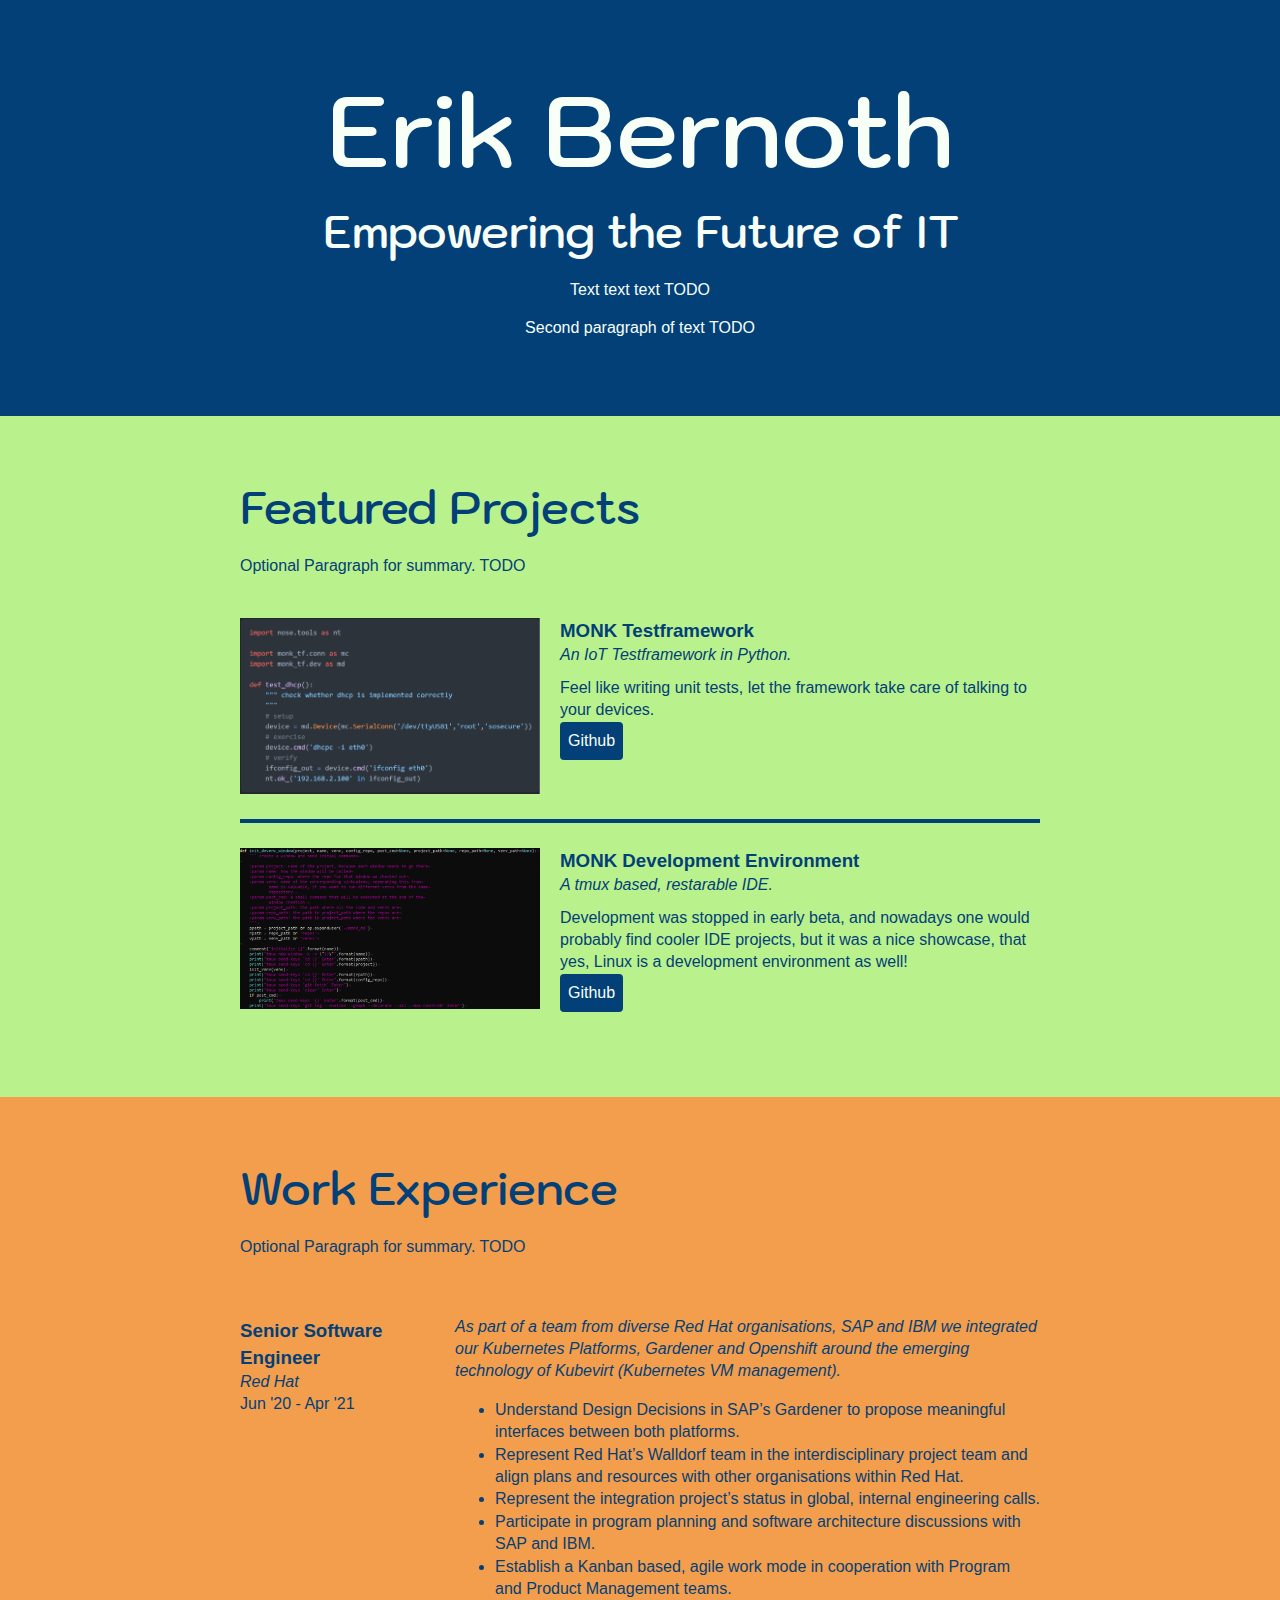
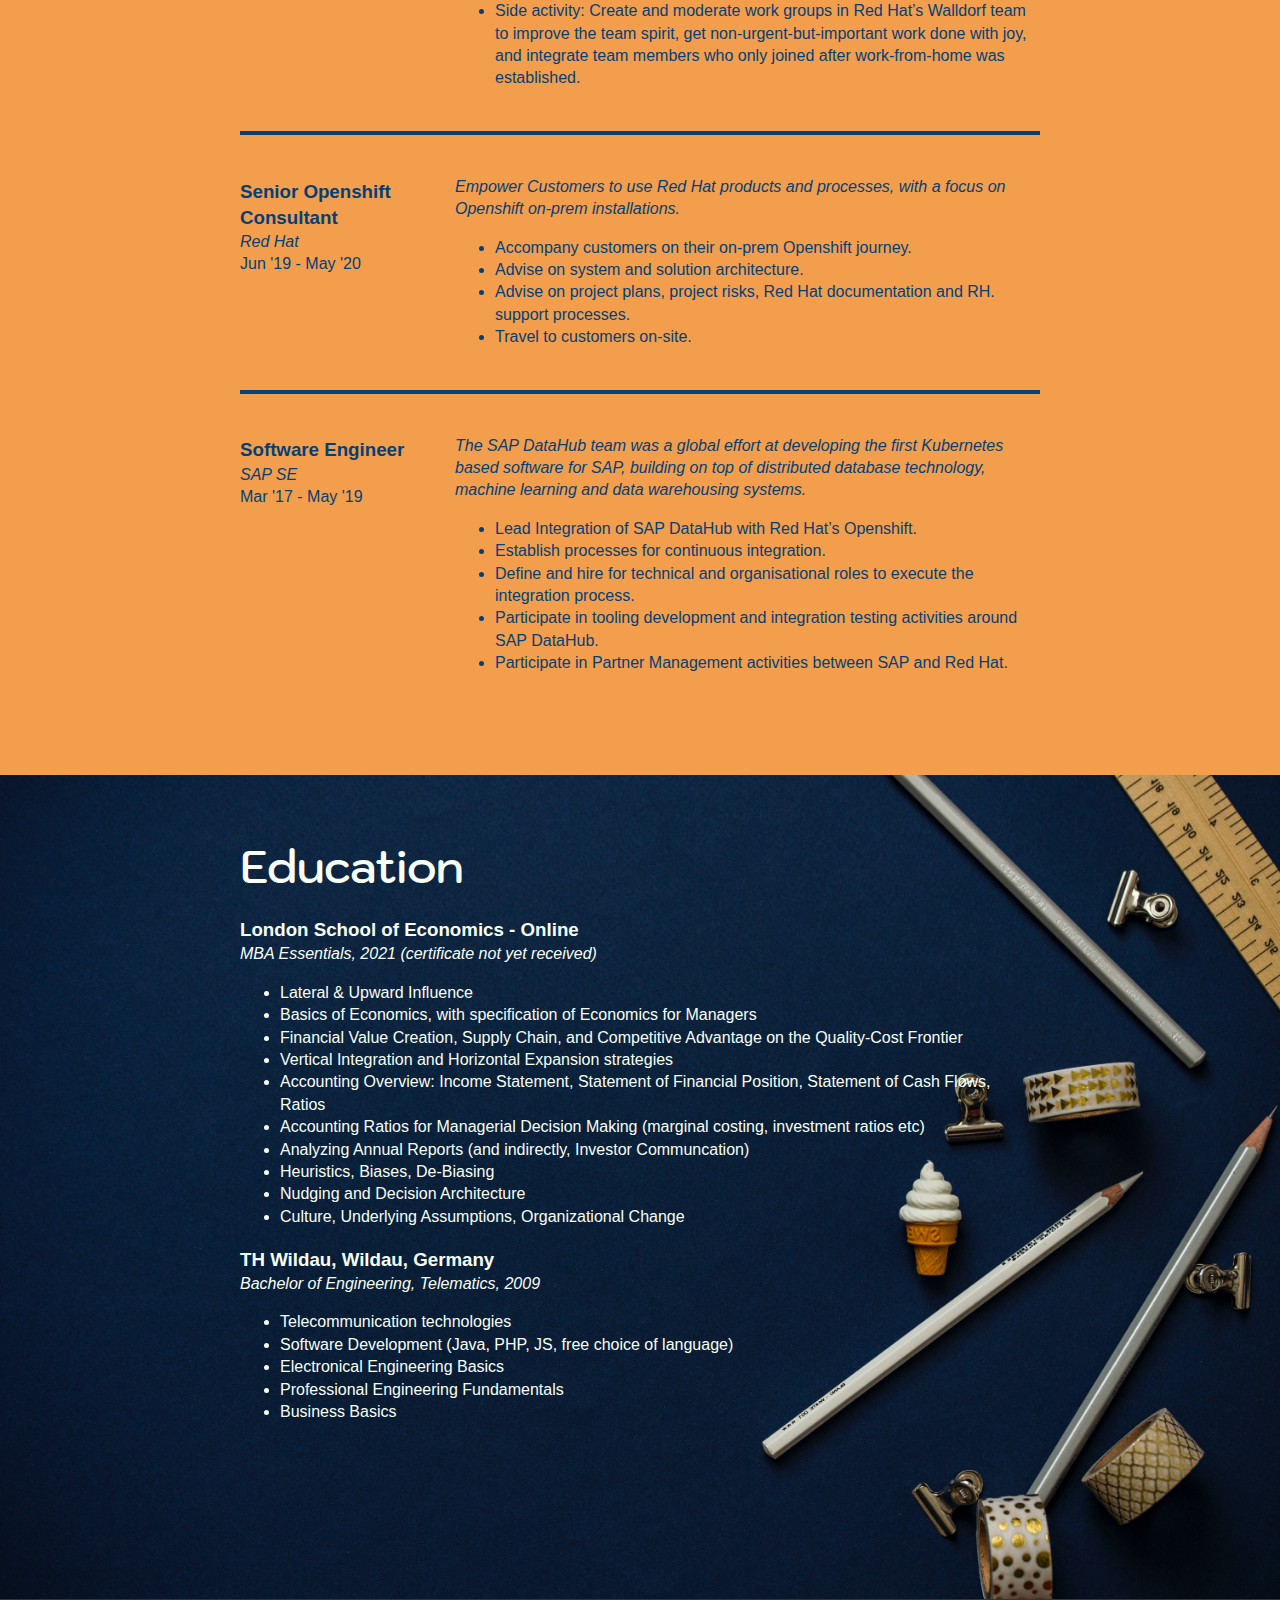
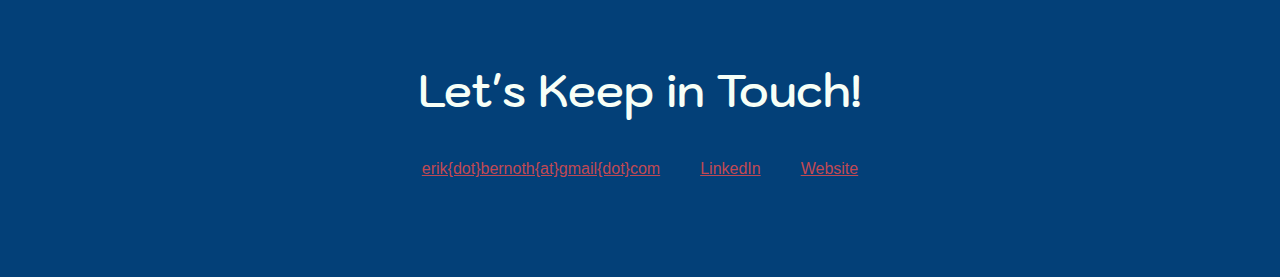
<file: index.html>
<!doctype html>
<html lang="en-US" dir="ltr">
  <head>
    <meta charset="utf-8">
    <meta name="viewport" content="width=device-width, initial-scale=1.0">
    <meta name="description" content="TODO">
    <title>Title</title>
    <link rel="preconnect" href="https://fonts.gstatic.com">
    <link href="https://fonts.googleapis.com/css2?KoHo&family=Kodchasan&display=swap" rel="stylesheet">
    <link rel="stylesheet" href="css/styles.css">
    <!-- Global site tag (gtag.js) - Google Analytics -->
    <script async src="https://www.googletagmanager.com/gtag/js?id=G-CPPFQND9Q9"></script>
    <script>
      window.dataLayer = window.dataLayer || [];
      function gtag(){dataLayer.push(arguments);}
      gtag('js', new Date());
      gtag('config', 'G-CPPFQND9Q9');
  </script>
  </head>
  <body>
      <header>
        <div class="content-wrap">
          <h1>Erik Bernoth</h1>
          <h2>Empowering the Future of IT</h2>
          <p>Text text text TODO</p>
          <p>Second paragraph of text TODO</p>
        </div>
      </header>
      <section class="projects">
        <div class="content-wrap divider">
          <h2>Featured Projects</h2>
          <p> Optional Paragraph for summary. TODO</p>
          <section class="project-item">
            <img src="images/monk-thumbnail.png" alt="MONK Testframework">
            <h3>MONK Testframework</h3>
            <p>An IoT Testframework in Python.</p>
            <p>Feel like writing unit tests, let the framework take care of
            talking to your devices.</p>
            <a href="#TODO" target="_blank" class="btn">Github</a>
          </section>
          <section class="project-item">
            <img src="images/monk-de-thumbnail.png" alt="MONK-DE">
            <h3>MONK Development Environment</h3>
            <p>A tmux based, restarable IDE.</p>
            <p>Development was stopped in early beta, and nowadays one would
            probably find cooler IDE projects, but it was a nice showcase, that
            yes, Linux is a development environment as well!</p>
            <a href="#TODO" target="_blank" class="btn">Github</a>
          </section>
        </div>
      </section>
      <section class="experience">
        <div class="content-wrap divider">
          <h2>Work Experience</h2>
          <p> Optional Paragraph for summary. TODO</p>
          <section class="job-item">
            <div class="job-details">
              <h3>Senior Software Engineer</h3>
              <p>Red Hat</p>
              <p>Jun '20 - Apr '21</p>
            </div>
            <div class="job-summary">
              <p><em>As part of a team from diverse Red Hat organisations, SAP and IBM we integrated our Kubernetes Platforms, Gardener and Openshift around the emerging technology of Kubevirt (Kubernetes VM management).</em></p>
              <ul>
                <li>Understand Design Decisions in SAP’s Gardener to propose meaningful interfaces between both platforms.</li>
                <li>Represent Red Hat’s Walldorf team in the  interdisciplinary project team and align plans and resources with other organisations within Red Hat.</li>
                <li>Represent the integration project’s status in global, internal engineering calls.</li>
                <li>Participate in program planning and software architecture discussions with SAP and IBM.</li>
                <li>Establish a Kanban based, agile work mode in cooperation with Program and Product Management teams.</li>
                <li>Side activity: Create and moderate work groups in Red Hat’s Walldorf team to improve the team spirit, get non-urgent-but-important work done with joy, and integrate team members who only joined after work-from-home was established.</li>
              </ul>
            </div>
          </section>
          <section class="job-item">
            <div class="job-details">
              <h3>Senior Openshift Consultant</h3>
              <p>Red Hat</p>
              <p>Jun '19 - May '20</p>
            </div>
            <div class="job-summary">
              <p><em>Empower Customers to use Red Hat products and processes, with a focus on Openshift on-prem installations.</em></p>
              <ul>
                <li>Accompany customers on their on-prem Openshift journey.</li>
                <li>Advise on system and solution architecture.</li>
                <li>Advise on project plans, project risks, Red Hat documentation and RH. support processes.</li>
                <li>Travel to customers on-site.</li>
              </ul>
            </div>
          </section>
          <section class="job-item">
            <div class="job-details">
              <h3>Software Engineer</h3>
              <p>SAP SE</p>
              <p>Mar '17 - May '19</p>
            </div>
            <div class="job-summary">
              <p><em>The SAP DataHub team was a global effort at developing the first Kubernetes based software for SAP, building on top of distributed database technology, machine learning and data warehousing systems.</em></p>
              <ul>
                <li>Lead Integration of SAP DataHub with Red Hat’s Openshift.</li>
                <li>Establish processes for continuous integration.</li>
                <li>Define and hire for technical and organisational roles to execute the integration process.</li>
                <li>Participate in tooling development and integration testing activities around SAP DataHub.</li>
                <li>Participate in Partner Management activities between SAP and Red Hat.</li>
              </ul>
            </div>
          </section>
        </div>
      </section>
      <section class="education">
        <div class="content-wrap">
          <h2>Education</h2>
          <section>
            <h3>London School of Economics - Online</h3>
            <p>MBA Essentials, 2021 (certificate not yet received)</p>
            <ul>
              <li>Lateral & Upward Influence</li>
              <li>Basics of Economics, with specification of Economics for Managers</li>
              <li>Financial Value Creation, Supply Chain, and Competitive Advantage on the Quality-Cost Frontier</li>
              <li>Vertical Integration and Horizontal Expansion strategies</li>
              <li>Accounting Overview: Income Statement, Statement of Financial Position, Statement of Cash Flows, Ratios</li>
              <li>Accounting Ratios for Managerial Decision Making (marginal costing, investment ratios etc)</li>
              <li>Analyzing Annual Reports (and indirectly, Investor Communcation)</li>
              <li>Heuristics, Biases, De-Biasing</li>
              <li>Nudging and Decision Architecture</li>
              <li>Culture, Underlying Assumptions, Organizational Change</li>
            </ul>
          </section>
          <section>
            <h3>TH Wildau, Wildau, Germany</h3>
            <p>Bachelor of Engineering, Telematics, 2009</p>
            <ul>
              <li>Telecommunication technologies</li>
              <li>Software Development (Java, PHP, JS, free choice of language)</li>
              <li>Electronical Engineering Basics</li>
              <li>Professional Engineering Fundamentals</li>
              <li>Business Basics</li>
          </section>
        </div>
      </section>
      <footer>
        <div class="content-wrap">
          <h2>Let's Keep in Touch!</h2>
          <ul class="contact-list">
            <li><a href="mailto:erik.bernoth@gmail.com">erik{dot}bernoth{at}gmail{dot}com</a></li>
            <li><a href="https://www.linkedin.com/in/erik-bernoth/" target="_blank">LinkedIn</a></li>
            <li><a href="http://erikbgithub.github.io/" target="_blank">Website</a></li>
          </ul>
        </div>
      </footer>
  </body>
</html>
</file>
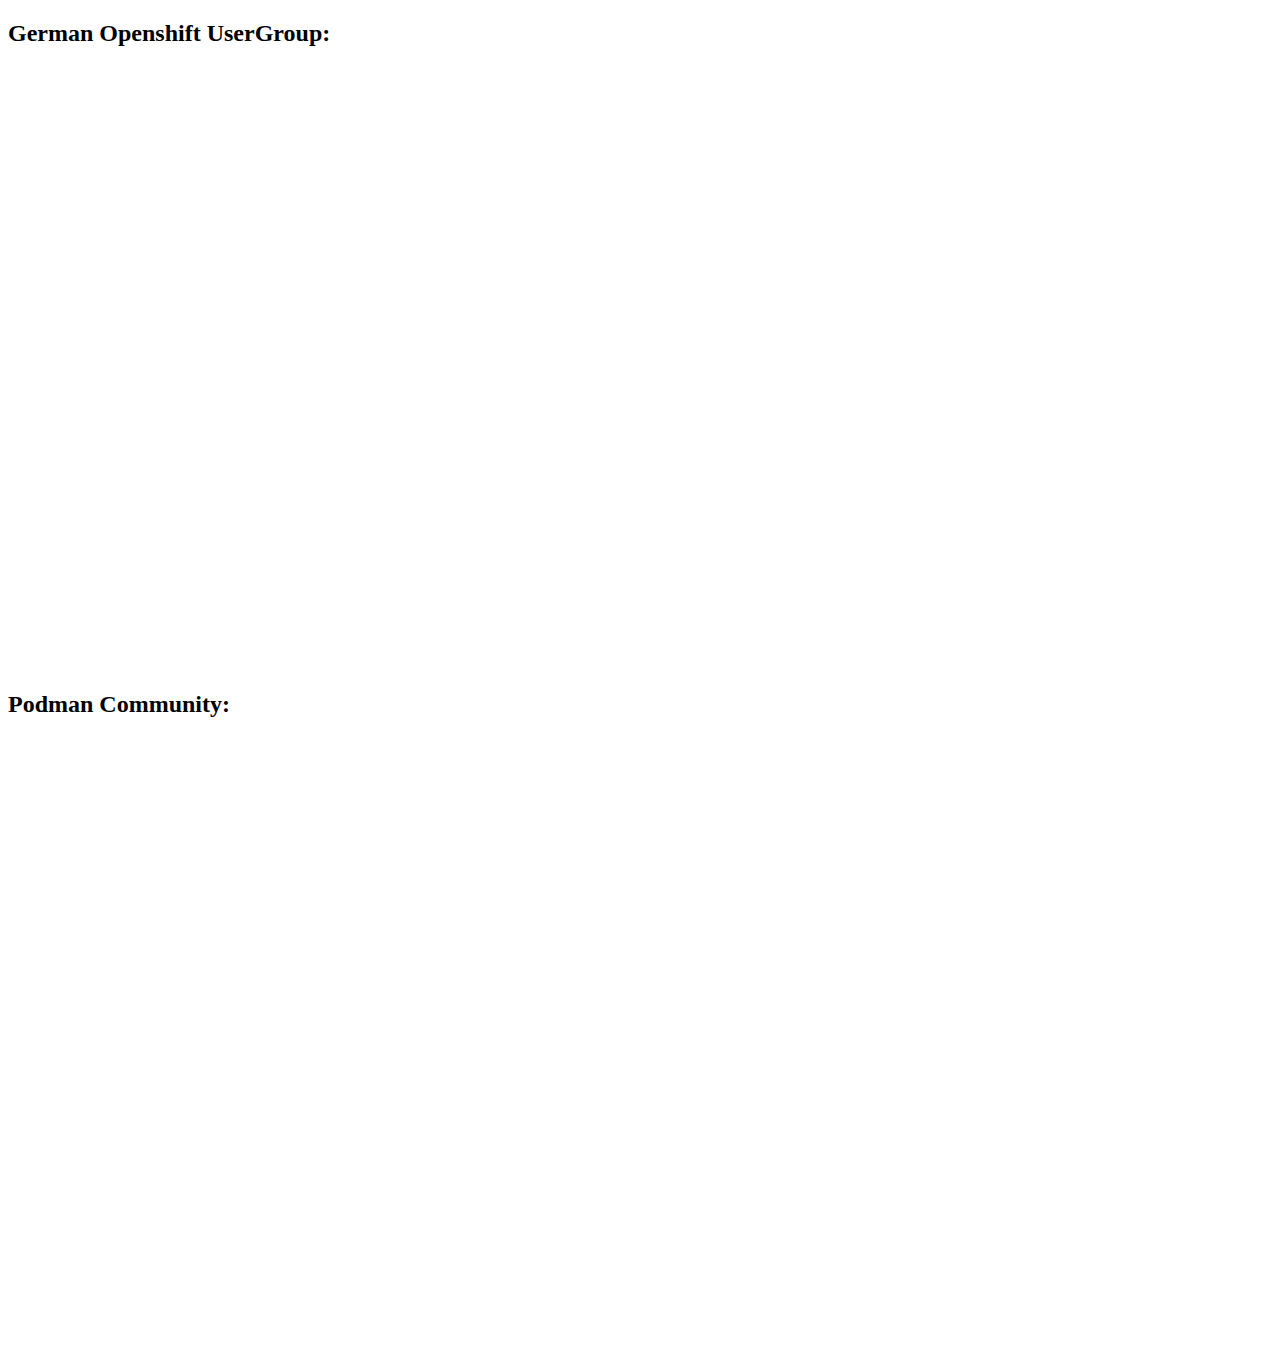
<file: communities.html>
<!doctype html>
<html lang="en-US" dir="ltr">
  <head>
    <meta charset="utf-8">
    <meta name="viewport" content="width=device-width, initial-scale=1.0">
  </head>
  <body>
    <h2>German Openshift UserGroup:</h2>
    <iframe src="https://calendar.google.com/calendar/embed?src=ohcei8p3qpidpt63rm6d4jt6kc%40group.calendar.google.com&ctz=Europe%2FBerlin" style="border: 0" width="800" height="600" frameborder="0" scrolling="no"></iframe>
    <br/>
    <h2>Podman Community:</h2>
    <iframe src="https://calendar.google.com/calendar/embed?src=8lce1lupku4vtcpq8nhb4tt07k%40group.calendar.google.com&ctz=Europe%2FBerlin" style="border: 0" width="800" height="600" frameborder="0" scrolling="no"></iframe>
  </body>
</html>
</file>
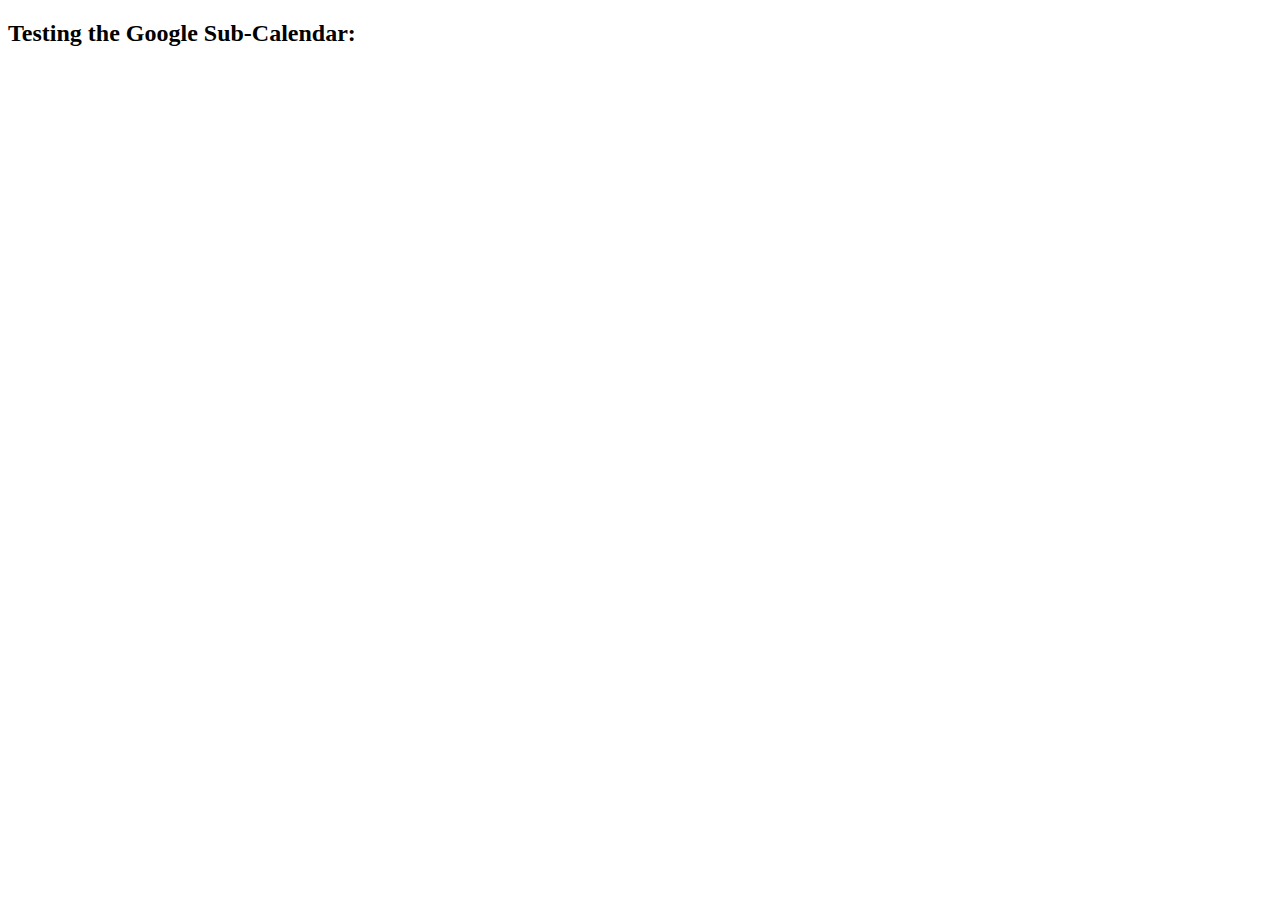
<file: DEOSUG.html>
<!doctype html>
<html lang="en-US" dir="ltr">
  <head>
    <meta charset="utf-8">
    <meta name="viewport" content="width=device-width, initial-scale=1.0">
  </head>
  <body>
    <h2>Testing the Google Sub-Calendar:</h2>
    <iframe src="https://calendar.google.com/calendar/embed?src=ohcei8p3qpidpt63rm6d4jt6kc%40group.calendar.google.com&ctz=Europe%2FBerlin" style="border: 0" width="800" height="600" frameborder="0" scrolling="no"></iframe>
  </body>
</html>
</file>
<file: css/styles.css>
/*
 * color palette: https://coolors.co/b9f18c-c14953-034078-69995d-f29e4c
 * - #B9F18C : yellow green crayola
 * - #C14953 : Brick Red
 * - #034078 : Indigo Dye
 * - #69995D : Russian Green
 * - #F29E4C : Sandy Brown
 *
 *
 * Font families used: https://fonts.google.com/share?selection.family=KoHo%7CKodchasan
 *
 */


/* Global Styles
 * ***********************************
 */
html {
  box-sizing: border-box;
}

*, *:before, *:after {
  box-sizing: inherit;
}

body {
  color: #034078;
  font-family: 'KoHo', sans-serif;
  font-size: 16px;
  line-height: 1.4;
  margin: 0;
  padding: 0;
}

img {
  width: 300px;
}

a {
  color: #C14953;
}

a:hover {
  text-decoration: none;
}

h1 {
  font-size: 100px;
}

h2 {
  margin: 0;
  font-size: 45px;
}

h1, h2 {
  font-family: 'Kodchasan', sans-serif;
  font-weight: 600;
  margin: 0;
}

.content-wrap {
  max-width: 800px;
  padding: 60px 0;
  margin: 0 auto;
}

h3 {
  margin-bottom: 0;
}

h3 + p {
  font-style: italic;
}

h3 ~ p {
  margin: 0;
}

.divider > section {
  border-bottom: 4px solid #034078;
  padding: 25px 0;
}

.divider > section:last-of-type {
  border-bottom: none;
}

/* Profile
 * ***********************************
 */

header {
  background: #034078;
  color: #F7FFF7;
}

/* Projects
 * ***********************************
 */

.projects {
  background: #B9F18C;
}

.project-item {
  overflow: hidden;
}

.project-item h3 {
  margin-top: 0;
}

.project-item h3 + p {
  margin-bottom: 10px;
}

.projects .btn {
  color: #F7FFF7;
  background: rgb(3,64,120); /* #034078; */
  text-decoration: none;
  padding: 8px;
  border-radius: 4px;
  display: inline-block;
}

.projects .btn:hover {
  background: rgba(3,64,120, 0.8); /* #034078; */
}

/* Work Experience
 * ***********************************
 */

.experience {
  background: #F29E4C;
}

/* Education
 * ***********************************
 */
.education {
  background-image: url(../images/joanna-kosinska-7ACuHoezUYk-unsplash-mirrored.jpg);
  background-size: cover;
  background-position: top right;
  color: #F7FFF7;
  padding-bottom: 100px;
}

/* Contact Info
 * ***********************************
 */

footer {
  background: #034078;
  color: #F7FFF7;
}

.contact-list {
  list-style-type: none;
  padding: 0;
}

.contact-list a {
  padding: 15px;
  margin: 5px;
  display: inline-block;
}

/* Responsive
 * **********************************
 */

@media screen and (min-width: 940px) {
  .project-item img {
    float: left;
    margin-right: 20px;
  }

  .job-item {
    display: grid;
    grid-template-columns: 1fr 3fr;
    column-gap: 20px;
  }

  .contact-list {
    display: flex;
    justify-content: center;
  }

  header, footer {
    text-align: center;
  }
}
</file>
